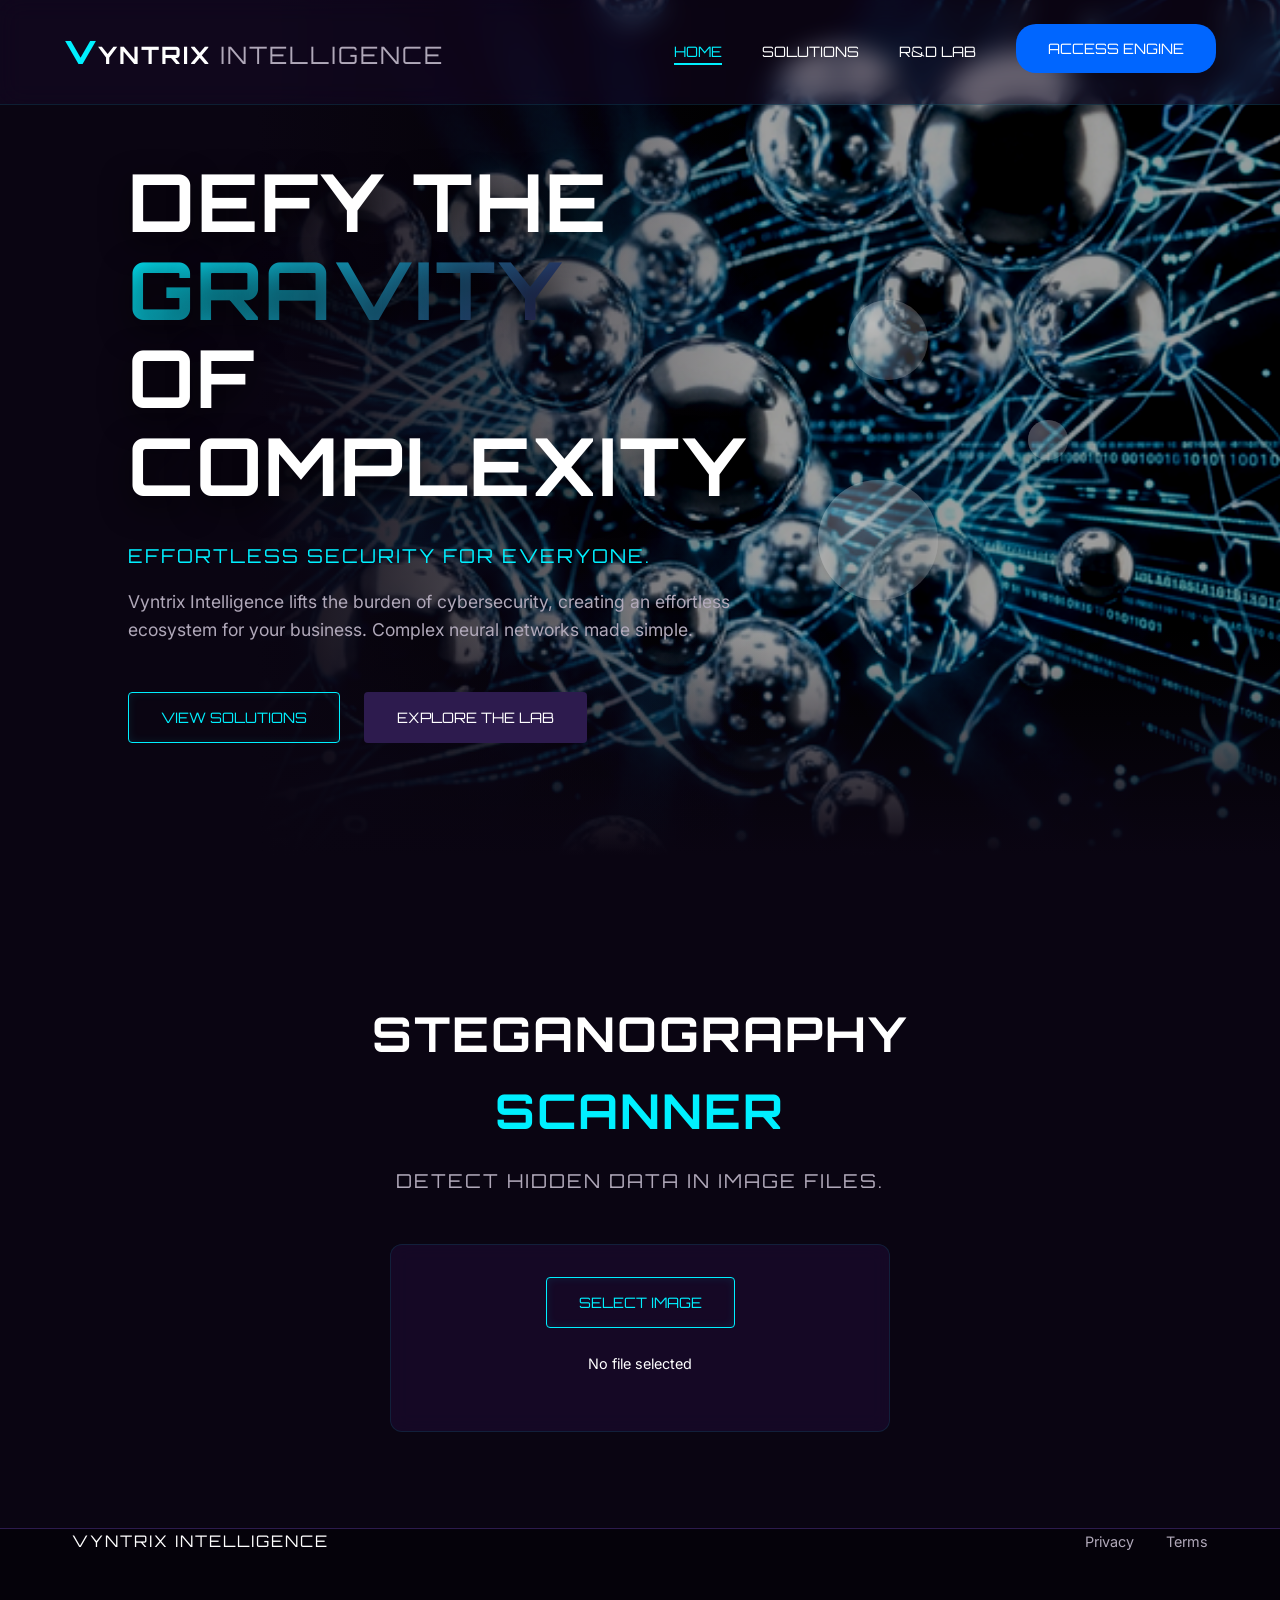
<file: index.html>
<!DOCTYPE html>
<html lang="en">

<head>
    <meta charset="UTF-8">
    <meta name="viewport" content="width=device-width, initial-scale=1.0">
    <title>Vyntrix Intelligence</title>
    <meta name="description"
        content="Vyntrix Intelligence: Defying the physics of cybersecurity with advanced deep learning models.">
    <link rel="preconnect" href="https://fonts.googleapis.com">
    <link rel="preconnect" href="https://fonts.gstatic.com" crossorigin>
    <link
        href="https://fonts.googleapis.com/css2?family=Inter:wght@400;500;700&family=Orbitron:wght@500;700;900&display=swap"
        rel="stylesheet">
    <link rel="stylesheet" href="style.css?v=2">
</head>

<body>
    <main>

        <!-- Navigation -->
        <nav id="navbar" class="glass-nav">
            <div class="logo">
                <a href="index.html">
                    <span class="v-mark">V</span>YNTRIX <span class="accent">INTELLIGENCE</span>
                </a>
            </div>
            <ul class="nav-links">
                <li><a href="index.html" class="active-link">Home</a></li>
                <li><a href="solutions.html">Solutions</a></li>
                <li><a href="lab.html">R&D Lab</a></li>
                <li><a href="contact.html" class="btn-glow">Access Engine</a></li>
            </ul>
        </nav>

        <!-- 1. Hero Section: Abstract Science Style -->
        <section id="home" class="hero-section">
            <div class="parallax-bg" id="hero-bg" style="background-image: url('assets/hero_bg.png');"></div>
            <div class="hero-content">
                <h1 class="reveal-text">DEFY THE <span class="gradient-text">GRAVITY</span> <br>OF COMPLEXITY</h1>
                <p class="subtitle fade-in-up delay-1">Effortless Security For Everyone.</p>
                <p class="description fade-in-up delay-2">Vyntrix Intelligence lifts the burden of cybersecurity,
                    creating
                    an effortless ecosystem for your business. Complex neural networks made simple.</p>
                <div class="cta-group fade-in-up delay-3">
                    <a href="solutions.html" class="btn-primary">View Solutions</a>
                    <a href="lab.html" class="btn-secondary">Explore the Lab</a>
                </div>
            </div>

            <!-- Floating Elements Overlay -->
            <div class="floating-droplets">
                <div class="droplet d1"></div>
                <div class="droplet d2"></div>
                <div class="droplet d3"></div>
            </div>
        </section>

        <!-- Steganography Scanner Section -->
        <section class="page-top page-padding" style="min-height: auto; padding-bottom: 6rem;"
            id="stego-scanner-section">
            <div class="container text-center max-w-600 fade-in-up">
                <h2 class="section-title">STEGANOGRAPHY <span class="cyan-accent">SCANNER</span></h2>
                <p class="subtitle page-subtitle">Detect hidden data in image files.</p>
            </div>

            <div class="container text-center fade-in-up delay-1" style="margin-top: 2rem;">
                <div class="glass-card card-simple" style="max-width: 500px; margin: 0 auto; padding: 2rem;">
                    <input type="file" id="stego-upload" accept="image/*" style="display: none;">
                    <label for="stego-upload" class="btn-primary"
                        style="cursor: pointer; display: inline-block; margin-bottom: 1rem;">
                        Select Image
                    </label>
                    <div id="stego-file-name"
                        style="margin-bottom: 1.5rem; color: var(--text-muted); font-size: 0.9rem;">No file selected
                    </div>

                    <div id="stego-preview-container"
                        style="display: none; position: relative; margin: 1rem auto; max-width: 100%; text-align: center;">
                        <img id="stego-original-img"
                            style="max-width: 100%; border-radius: 8px; border: 1px solid var(--border-color); display: block; margin: 0 auto;" />
                        <img id="stego-overlay-img"
                            style="position: absolute; top: 0; left: 50%; transform: translateX(-50%); max-width: 100%; max-height: 100%; display: none; border-radius: 8px; pointer-events: none;" />
                    </div>

                    <button id="stego-scan-btn" class="btn-glow" style="display: none; margin: 0 auto;">Scan
                        Image</button>

                    <div id="stego-result-container" style="display: none;" class="fade-in-up">
                        <div class="ai-prediction-card">
                            <div class="prediction-header">
                                <span class="prediction-title">AI Vision Analysis</span>
                                <span id="stego-badge" class="prediction-badge"></span>
                            </div>

                            <div class="prediction-metric">
                                <div class="metric-label">
                                    <span>Model Confidence</span>
                                    <span id="stego-confidence-val" class="metric-value">--%</span>
                                </div>
                                <div class="progress-bar-bg">
                                    <div id="stego-confidence-bar" class="progress-bar-fill fill-glow-cyan"></div>
                                </div>
                            </div>

                            <div class="prediction-metric">
                                <div class="metric-label">
                                    <span>Hidden Payload Detection Prob.</span>
                                    <span id="stego-payload-val" class="metric-value">--%</span>
                                </div>
                                <div class="progress-bar-bg">
                                    <div id="stego-payload-bar" class="progress-bar-fill"></div>
                                </div>
                            </div>

                            <p id="stego-summary-text"
                                style="font-size: 0.85rem; color: var(--text-secondary); margin-top: 1rem; margin-bottom: 0;">
                            </p>

                            <div id="stego-payload-container"
                                style="display: none; margin-top: 1rem; padding: 1rem; background: rgba(0,0,0,0.5); border: 1px solid var(--border-color); border-radius: 5px; text-align: left;">
                                <strong
                                    style="color: var(--cyan); font-size: 0.85rem; text-transform: uppercase;">Extracted
                                    Payload / Data:</strong>
                                <p id="stego-extracted-text"
                                    style="margin-top: 0.5rem; font-size: 0.9rem; word-break: break-all; font-family: monospace; color: #fff;">
                                </p>
                            </div>
                        </div>
                    </div>
                </div>
            </div>
        </section>

    </main>

    <!-- Footer -->
    <footer class="footer">
        <div class="container footer-content">
            <div class="brand">
                <span class="v-mark"></span>VYNTRIX INTELLIGENCE
            </div>
            <div class="footer-links">
                <a href="#">Privacy</a>
                <a href="#">Terms</a>
            </div>
        </div>
    </footer>

    <script src="script.js?v=3"></script>
</body>

</html>
</file>
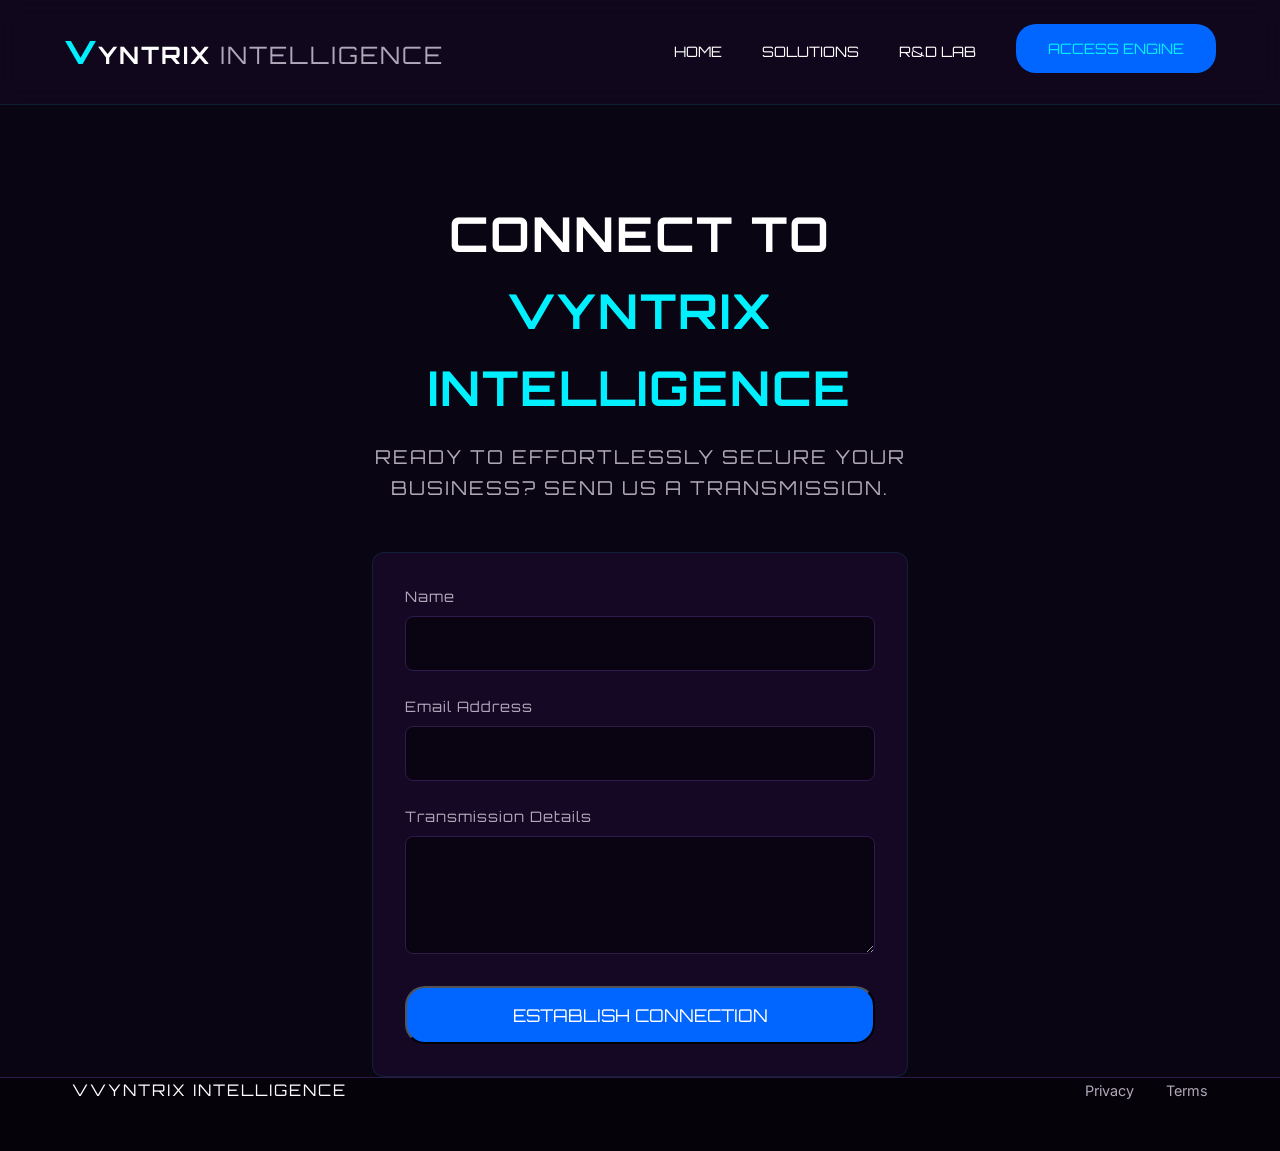
<file: contact.html>
<!DOCTYPE html>
<html lang="en">

<head>
    <meta charset="UTF-8">
    <meta name="viewport" content="width=device-width, initial-scale=1.0">
    <title>Contact | Vyntrix Intelligence</title>
    <meta name="description"
        content="Contact Vyntrix Intelligence to gain access to our advanced Deep Learning engine.">
    <link rel="preconnect" href="https://fonts.googleapis.com">
    <link rel="preconnect" href="https://fonts.gstatic.com" crossorigin>
    <link
        href="https://fonts.googleapis.com/css2?family=Inter:wght@400;500;700&family=Orbitron:wght@500;700;900&display=swap"
        rel="stylesheet">
    <link rel="stylesheet" href="style.css">
</head>

<body class="page-padding">
    <main>

        <!-- Navigation -->
        <nav id="navbar" class="glass-nav scrolled">
            <div class="logo">
                <a href="index.html">
                    <span class="v-mark">V</span>YNTRIX <span class="accent">INTELLIGENCE</span>
                </a>
            </div>
            <ul class="nav-links">
                <li><a href="index.html">Home</a></li>
                <li><a href="solutions.html">Solutions</a></li>
                <li><a href="lab.html">R&D Lab</a></li>
                <li><a href="contact.html" class="active-link btn-glow">Access Engine</a></li>
            </ul>
        </nav>

        <!-- Contact Section -->
        <section id="contact" class="contact-section page-top">
            <div class="container text-center max-w-600 fade-in-up">
                <h2 class="section-title">CONNECT TO <span class="cyan-accent">VYNTRIX INTELLIGENCE</span></h2>
                <p class="subtitle page-subtitle">Ready to effortlessly secure your business? Send us a transmission.
                </p>

                <div class="glass-card card-simple contact-form-container mt-4">
                    <form id="contact-form" class="simple-form">
                        <div class="form-group">
                            <label for="name">Name</label>
                            <input type="text" id="name" class="input-large" required>
                        </div>
                        <div class="form-group">
                            <label for="email">Email Address</label>
                            <input type="email" id="email" class="input-large" required>
                        </div>
                        <div class="form-group">
                            <label for="message">Transmission Details</label>
                            <textarea id="message" rows="4" class="input-large" required></textarea>
                        </div>
                        <button type="submit" class="btn-glow btn-large w-100">Establish Connection</button>
                    </form>
                </div>
            </div>
        </section>

    </main>

    <!-- Footer -->
    <footer class="footer">
        <div class="container footer-content">
            <div class="brand">
                <span class="v-mark">V</span>VYNTRIX INTELLIGENCE
            </div>
            <div class="footer-links">
                <a href="#">Privacy</a>
                <a href="#">Terms</a>
            </div>
        </div>
    </footer>

    <script src="script.js?v=2.0"></script>
</body>

</html>
</file>
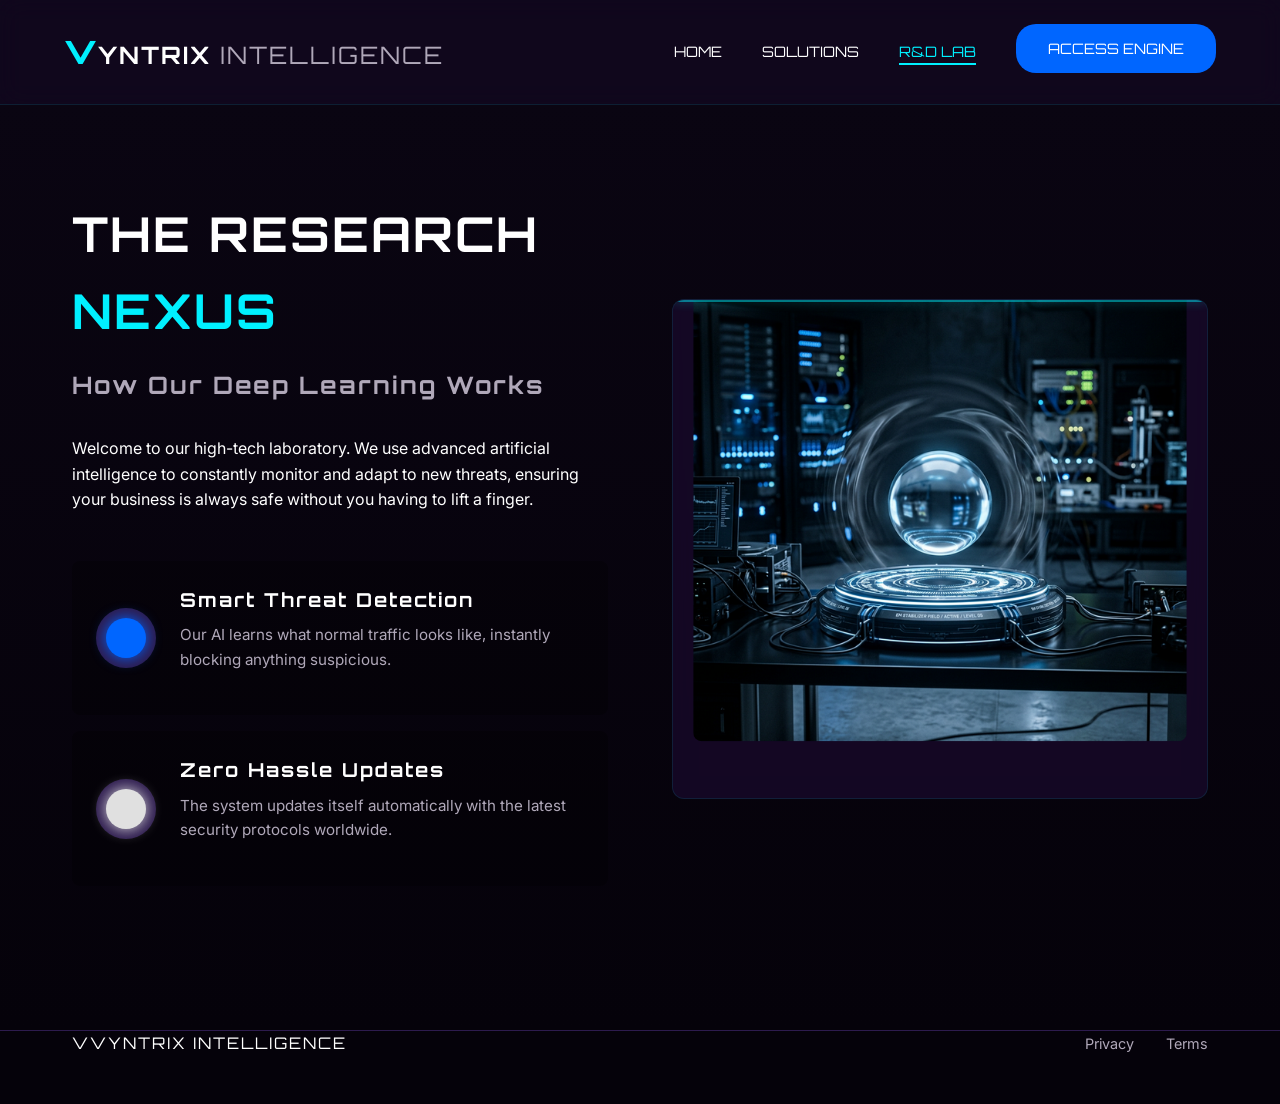
<file: lab.html>
<!DOCTYPE html>
<html lang="en">

<head>
    <meta charset="UTF-8">
    <meta name="viewport" content="width=device-width, initial-scale=1.0">
    <title>R&D Lab | Vyntrix Intelligence</title>
    <meta name="description"
        content="Explore the research and development behind Vyntrix Intelligence's deep learning algorithms.">
    <link rel="preconnect" href="https://fonts.googleapis.com">
    <link rel="preconnect" href="https://fonts.gstatic.com" crossorigin>
    <link
        href="https://fonts.googleapis.com/css2?family=Inter:wght@400;500;700&family=Orbitron:wght@500;700;900&display=swap"
        rel="stylesheet">
    <link rel="stylesheet" href="style.css">
</head>

<body class="page-padding">
    <main>

        <!-- Navigation -->
        <nav id="navbar" class="glass-nav scrolled">
            <div class="logo">
                <a href="index.html">
                    <span class="v-mark">V</span>YNTRIX <span class="accent">INTELLIGENCE</span>
                </a>
            </div>
            <ul class="nav-links">
                <li><a href="index.html">Home</a></li>
                <li><a href="solutions.html">Solutions</a></li>
                <li><a href="lab.html" class="active-link">R&D Lab</a></li>
                <li><a href="contact.html" class="btn-glow">Access Engine</a></li>
            </ul>
        </nav>

        <!-- Lab/R&D Section: Futuristic Lab Style -->
        <section id="lab" class="lab-section page-top">
            <div class="container lab-grid">
                <div class="lab-text fade-in-up">
                    <h2 class="section-title">THE RESEARCH <span class="cyan-accent">NEXUS</span></h2>
                    <h3 class="subsection-title">How Our Deep Learning Works</h3>
                    <p>Welcome to our high-tech laboratory. We use advanced artificial intelligence to constantly
                        monitor
                        and adapt to new threats, ensuring your business is always safe without you having to lift a
                        finger.
                    </p>

                    <ul class="feature-list simple-list">
                        <li>
                            <div class="feature-icon glow-blue"></div>
                            <div class="feature-detail">
                                <h4>Smart Threat Detection</h4>
                                <p>Our AI learns what normal traffic looks like, instantly blocking anything suspicious.
                                </p>
                            </div>
                        </li>
                        <li>
                            <div class="feature-icon glow-silver"></div>
                            <div class="feature-detail">
                                <h4>Zero Hassle Updates</h4>
                                <p>The system updates itself automatically with the latest security protocols worldwide.
                                </p>
                            </div>
                        </li>
                    </ul>
                </div>

                <div class="lab-visual fade-in-up delay-1">
                    <div class="glass-card card-simple image-wrapper">
                        <img src="assets/lab_sphere.png" alt="Futuristic Glass Sphere in Vyntrix Lab"
                            class="levitate-img" id="lab-image">
                        <div class="scanner-line"></div>
                    </div>
                </div>
            </div>
        </section>

    </main>

    <!-- Footer -->
    <footer class="footer">
        <div class="container footer-content">
            <div class="brand">
                <span class="v-mark">V</span>VYNTRIX INTELLIGENCE
            </div>
            <div class="footer-links">
                <a href="#">Privacy</a>
                <a href="#">Terms</a>
            </div>
        </div>
    </footer>

    <script src="script.js"></script>
</body>

</html>
</file>
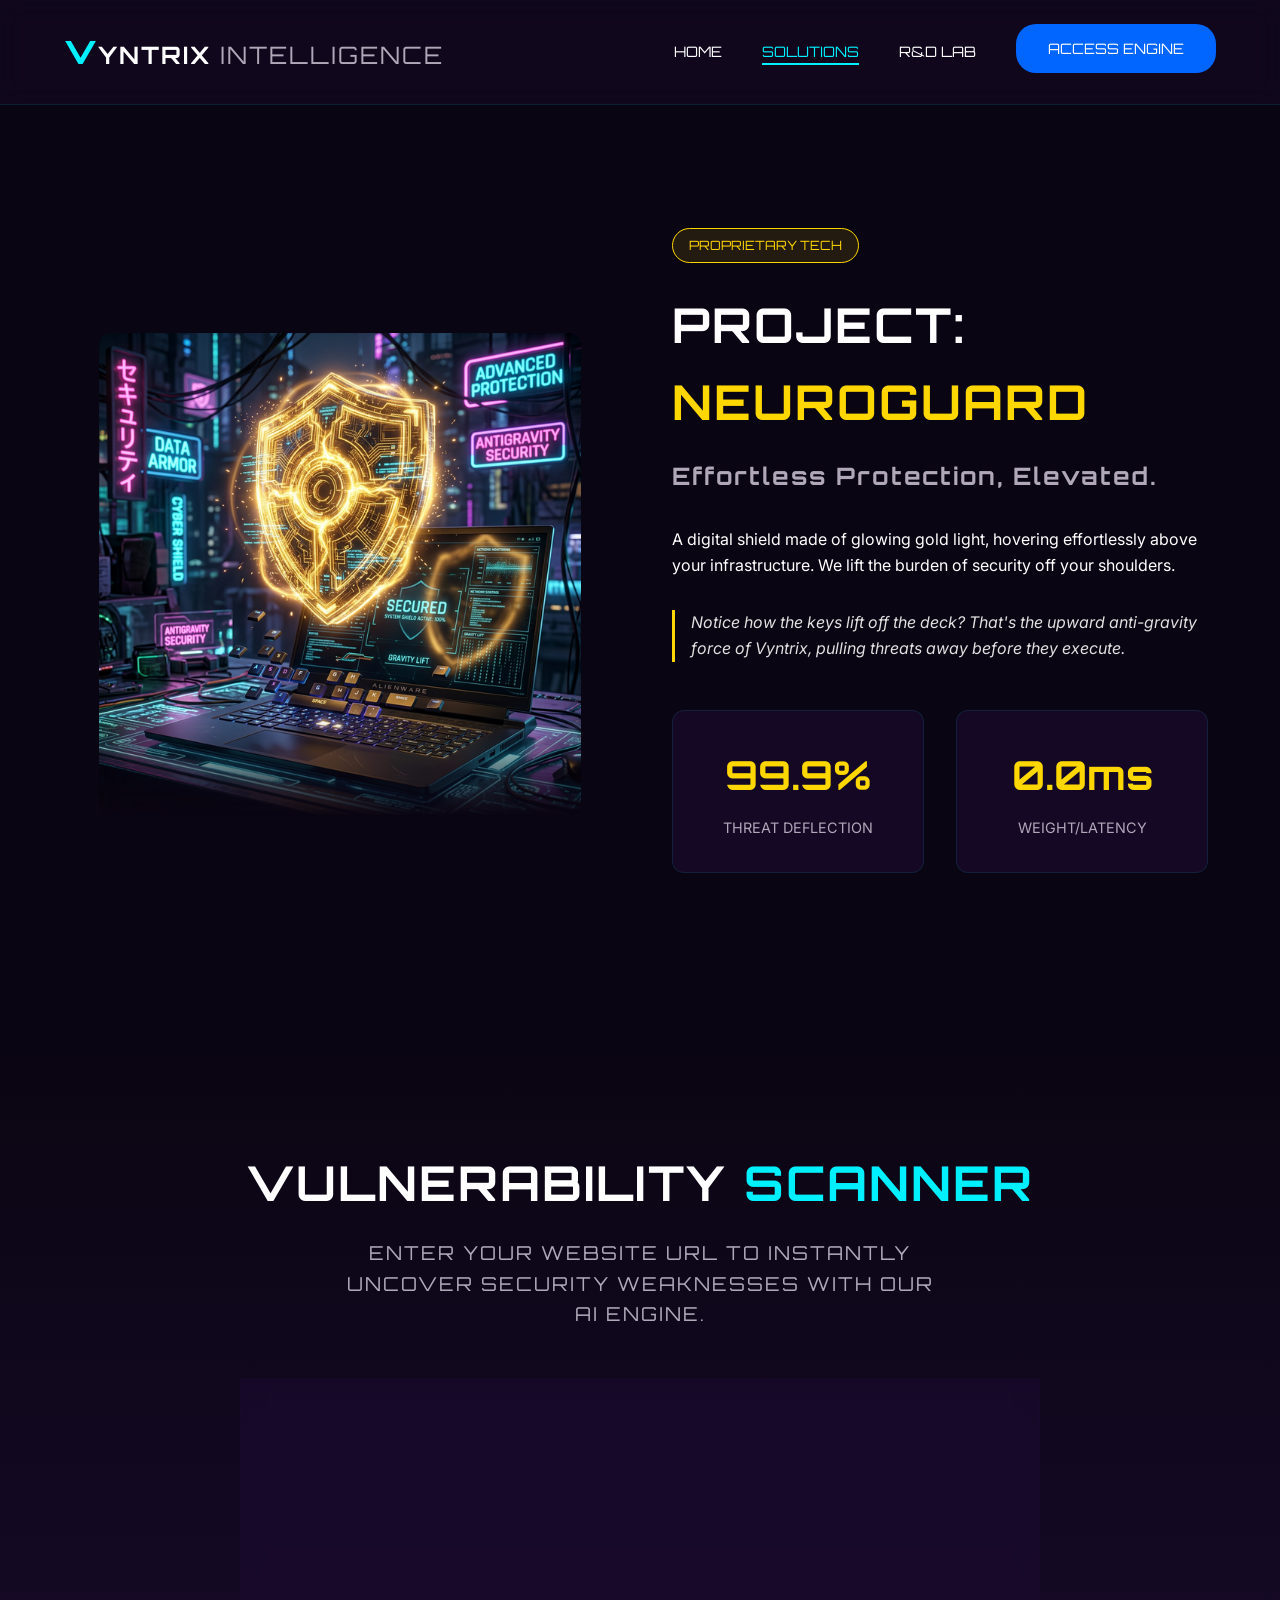
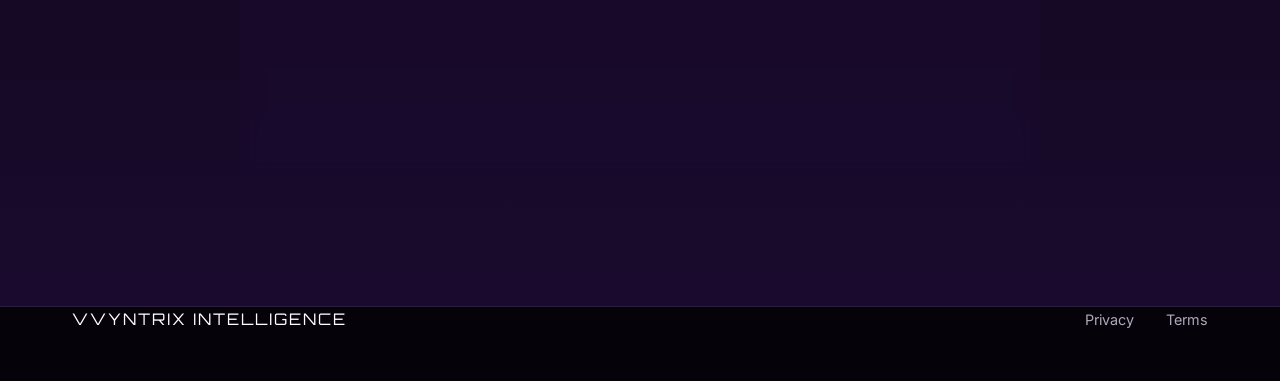
<file: solutions.html>
<!DOCTYPE html>
<html lang="en">

<head>
    <meta charset="UTF-8">
    <meta name="viewport" content="width=device-width, initial-scale=1.0">
    <title>Solutions | Vyntrix Intelligence</title>
    <meta name="description"
        content="Simulate a vulnerability scan and see how Vyntrix NeuroGuard effortlessly deflects threats with cutting edge AI.">
    <link rel="preconnect" href="https://fonts.googleapis.com">
    <link rel="preconnect" href="https://fonts.gstatic.com" crossorigin>
    <link
        href="https://fonts.googleapis.com/css2?family=Inter:wght@400;500;700&family=Orbitron:wght@500;700;900&display=swap"
        rel="stylesheet">
    <link rel="stylesheet" href="style.css">
</head>

<body class="page-padding">
    <main>

        <!-- Navigation -->
        <nav id="navbar" class="glass-nav scrolled">
            <div class="logo">
                <a href="index.html">
                    <span class="v-mark">V</span>YNTRIX <span class="accent">INTELLIGENCE</span>
                </a>
            </div>
            <ul class="nav-links">
                <li><a href="index.html">Home</a></li>
                <li><a href="solutions.html" class="active-link">Solutions</a></li>
                <li><a href="lab.html">R&D Lab</a></li>
                <li><a href="contact.html" class="btn-glow">Access Engine</a></li>
            </ul>
        </nav>

        <!-- Product Section: Cybersecurity Shield Style (NeuroGuard) -->
        <section id="neuroguard" class="product-section">
            <div class="container product-grid">

                <div class="product-visual fade-in-up">
                    <style>
                        .deflection-beam {
                            position: absolute;
                            width: 3px;
                            height: 40px;
                            background: linear-gradient(to bottom, #ff3333, transparent);
                            border-radius: 4px;
                            opacity: 0;
                            z-index: 3;
                            box-shadow: 0 0 10px #ff3333;
                        }

                        .beam-left {
                            left: 30%;
                            top: -20%;
                            animation: beam-strike 3s infinite 0.5s;
                            transform: rotate(-30deg);
                        }

                        .beam-right {
                            right: 30%;
                            top: -10%;
                            animation: beam-strike-right 3s infinite 1.5s;
                            transform: rotate(45deg);
                        }

                        @keyframes beam-strike {
                            0% {
                                opacity: 0;
                                transform: translateY(-80px) rotate(-30deg);
                            }

                            15% {
                                opacity: 1;
                                transform: translateY(60px) rotate(-30deg);
                            }

                            20% {
                                opacity: 0;
                                transform: translateY(70px) translateX(-60px) rotate(-70deg);
                            }

                            /* Bounce off shield */
                            100% {
                                opacity: 0;
                            }
                        }

                        @keyframes beam-strike-right {
                            0% {
                                opacity: 0;
                                transform: translateY(-80px) rotate(45deg);
                            }

                            15% {
                                opacity: 1;
                                transform: translateY(60px) rotate(45deg);
                            }

                            20% {
                                opacity: 0;
                                transform: translateY(70px) translateX(60px) rotate(80deg);
                            }

                            100% {
                                opacity: 0;
                            }
                        }
                    </style>
                    <div class="hologram-pedestal" style="position: relative;">
                        <!-- Animated Red Threat Beams Deflecting off the Shield -->
                        <div class="deflection-beam beam-left"></div>
                        <div class="deflection-beam beam-right"></div>

                        <img src="assets/neuroguard.png" alt="NeuroGuard Glowing Gold Shield"
                            class="hologram-img pulse-glow" id="shield-image" style="position: relative; z-index: 2;">
                        <div class="pedestal-base"></div>
                    </div>
                </div>

                <div class="product-text fade-in-up delay-1">
                    <div class="badge">PROPRIETARY TECH</div>
                    <h2 class="section-title">PROJECT: <span class="gold-accent">NEUROGUARD</span></h2>
                    <h3 class="subsection-title">Effortless Protection, Elevated.</h3>
                    <p>A digital shield made of glowing gold light, hovering effortlessly above your infrastructure. We
                        lift
                        the burden of security off your shoulders.</p>
                    <p class="highlight-text">Notice how the keys lift off the deck? That's the upward anti-gravity
                        force of
                        Vyntrix, pulling threats away before they execute.</p>

                    <div class="stat-container">
                        <div class="stat-box glass-card card-simple hover-lift">
                            <span class="stat-number">99.9%</span>
                            <span class="stat-label">Threat Deflection</span>
                        </div>
                        <div class="stat-box glass-card card-simple hover-lift delay-1">
                            <span class="stat-number">0.0ms</span>
                            <span class="stat-label">Weight/Latency</span>
                        </div>
                    </div>
                </div>

            </div>
        </section>

        <!-- Scanner Section: AI Vulnerability Analysis -->
        <section id="scanner" class="scanner-section">
            <div class="container">
                <div class="scanner-header text-center fade-in-up">
                    <h2 class="section-title">VULNERABILITY <span class="cyan-accent">SCANNER</span></h2>
                    <p class="subtitle page-subtitle">Enter your website URL to instantly uncover security weaknesses
                        with
                        our AI engine.</p>
                </div>

                <div class="scanner-container glass-card card-simple fade-in-up delay-1">

                    <!-- State 1: Input -->
                    <div id="scanner-input-state" class="scanner-state active">
                        <form id="scan-form" class="scan-form">
                            <div class="input-group input-simple">
                                <input type="text" id="target-url" placeholder="Enter website URL to scan..." required
                                    autocomplete="off" class="input-large">
                            </div>
                            <button type="submit" class="btn-glow btn-pulse scan-btn btn-large"
                                aria-label="Start URL Scan">
                                <span class="btn-text">Analyze URL</span>
                                <div class="btn-loader"></div>
                            </button>
                        </form>
                        <p class="form-hint">A safe, deep-learning analysis of public URLs.</p>
                    </div>

                    <!-- State 2: Scanning Animation -->
                    <div id="scanner-loading-state" class="scanner-state hidden">
                        <div class="loading-simple text-center">
                            <div class="spinner-large"></div>
                            <h3 class="mt-4 cyan-accent">AI is analyzing your website...</h3>
                            <p id="loading-status-text">Checking surface topology</p>
                        </div>
                    </div>

                    <!-- State 3: Results -->
                    <div id="scanner-results-state" class="scanner-state hidden">
                        <div class="results-header simple-header">
                            <h3>Results for: <span id="result-url" class="cyan-accent"></span></h3>
                            <div id="top-risk-level" class="threat-level high">Risk Level: HIGH</div>
                        </div>

                        <div class="score-widget fade-in-up">
                            <div class="score-circle score-critical">
                                <span id="security-score">21</span><span style="font-size: 1.5rem">%</span>
                            </div>
                            <p class="mt-4" style="color: var(--text-secondary);">Personal Data Security</p>
                            <p class="score-context"
                                style="font-size: 0.85rem; color: var(--text-muted); margin-top: 0.5rem; max-width: 80%; margin-inline: auto;">
                                A score below 50 indicates severe, exploitable structural vulnerabilities that require
                                <strong>immediate patching</strong> to protect user data.
                            </p>

                            <!-- NEW AI PREDICTION UI -->
                            <div class="ai-prediction-card" style="margin-top: 2rem;">
                                <div class="prediction-header">
                                    <span class="prediction-title">AI Engine Classification</span>
                                    <span id="scan-badge" class="prediction-badge badge-infected">HIGH RISK</span>
                                </div>

                                <div class="prediction-metric">
                                    <div class="metric-label">
                                        <span>Model Confidence</span>
                                        <span id="scan-confidence-val" class="metric-value">98.5%</span>
                                    </div>
                                    <div class="progress-bar-bg">
                                        <div id="scan-confidence-bar" class="progress-bar-fill fill-glow-cyan"
                                            style="width: 98.5%"></div>
                                    </div>
                                </div>

                                <div class="prediction-metric">
                                    <div class="metric-label">
                                        <span>Primary Threat Probability</span>
                                        <span id="scan-threat-val" class="metric-value high">87%</span>
                                    </div>
                                    <div class="progress-bar-bg">
                                        <div id="scan-threat-bar" class="progress-bar-fill fill-glow-red"
                                            style="width: 87%"></div>
                                    </div>
                                </div>

                                <div class="ai-data-insight"
                                    style="margin-top: 1rem; padding-top: 1rem; border-top: 1px solid rgba(255,255,255,0.05);">
                                    <p style="font-size: 0.9rem; color: var(--text-secondary); margin-bottom: 0;">
                                        <strong class="cyan-accent">Insight:</strong> <span id="scan-insight-text">Model
                                            detected structural similarities to known phishing topologies and
                                            unencrypted data transmission pathways.</span>
                                    </p>
                                </div>
                            </div>
                            <!-- END AI PREDICTION UI -->
                        </div>

                        <div class="results-grid simple-grid mt-4">
                            <!-- Vulnerability List -->
                            <div class="vuln-list" id="vuln-list-container">
                                <h4>Found Issues</h4>

                                <div class="vuln-card critical">
                                    <div class="vuln-badge">CRITICAL</div>
                                    <h5>Database Vulnerability (SQLi)</h5>
                                    <p>Hackers could access your customer data via forms.</p>
                                </div>

                                <div class="vuln-card high">
                                    <div class="vuln-badge">HIGH</div>
                                    <h5>Scripting Weakness (XSS)</h5>
                                    <p>Attackers could manipulate what users see on your site.</p>
                                </div>
                            </div>

                            <!-- AI Recommendations -->
                            <div class="ai-remediation glass-card">
                                <div class="ai-header">
                                    <div class="ai-icon glow-blue"></div>
                                    <h4>How to Secure Your Site</h4>
                                </div>
                                <ul class="remediation-steps simple-steps" id="remediation-list">
                                    <li>
                                        <strong>1. Protect Your Database</strong>
                                        <p>Ask your developer to use "Prepared Statements" for all forms to stop data
                                            leaks.
                                        </p>
                                    </li>
                                    <li>
                                        <strong>2. Clean User Inputs</strong>
                                        <p>Ensure any text typed into your site is cleaned before being displayed to
                                            others.
                                        </p>
                                    </li>
                                    <li>
                                        <strong>3. Quick Fix: NeuroGuard</strong>
                                        <p>Deploy NeuroGuard to instantly block these attacks without touching code.</p>
                                    </li>
                                </ul>
                                <div style="display: flex; gap: 1rem; margin-top: 2rem;">
                                    <button class="btn-glow w-100 btn-large"
                                        onclick="window.location.href='contact.html'"
                                        style="background: rgba(255, 215, 0, 0.05); border-color: var(--gold); color: white;">Secure
                                        My Site Now</button>
                                    <button class="btn-primary w-100 btn-large" id="reset-scan-btn">Scan Another
                                        Site</button>
                                </div>
                            </div>
                        </div>
                    </div>

                </div>
            </div>
        </section>

    </main>

    <!-- Footer -->
    <footer class="footer">
        <div class="container footer-content">
            <div class="brand">
                <span class="v-mark">V</span>VYNTRIX INTELLIGENCE
            </div>
            <div class="footer-links">
                <a href="#">Privacy</a>
                <a href="#">Terms</a>
            </div>
        </div>
    </footer>

    <script src="script.js?v=5"></script>
</body>

</html>
</file>
<file: style.css>
/* style.css - Vyntrix Intelligence Design System */

:root {
    /* Color Palette - Anti-Gravity Theme */
    --bg-dark: #0a0512;
    --bg-darker: #05020a;
    --purple-deep: #1A0B2E;
    --purple-light: #2D1B4E;
    --cyan-neon: #00F0FF;
    --blue-electric: #0066FF;
    --gold-shield: #FFD700;
    --silver-chrome: #E0E0E0;
    --text-primary: #FFFFFF;
    --text-secondary: #B0A8B9;

    /* Typography */
    --font-heading: 'Orbitron', sans-serif;
    --font-body: 'Inter', sans-serif;

    /* Effects */
    --glass-bg: rgba(26, 11, 46, 0.4);
    --glass-border: rgba(0, 240, 255, 0.1);
    --neon-glow: 0 0 15px rgba(0, 240, 255, 0.5), 0 0 30px rgba(0, 240, 255, 0.2);
    --gold-glow: 0 0 20px rgba(255, 215, 0, 0.4);
    --transition-smooth: all 0.4s cubic-bezier(0.25, 0.8, 0.25, 1);
}

/* Reset & Base */
* {
    margin: 0;
    padding: 0;
    box-sizing: border-box;
}

html {
    scroll-behavior: smooth;
}

body {
    background-color: var(--bg-dark);
    color: var(--text-primary);
    font-family: var(--font-body);
    line-height: 1.6;
    overflow-x: hidden;
    margin: 0;
    padding: 0;
    display: flex;
    flex-direction: column;
    min-height: 100vh;
}

h1,
h2,
h3,
h4,
.brand,
.logo {
    font-family: var(--font-heading);
    letter-spacing: 2px;
}

a {
    text-decoration: none;
    color: inherit;
    transition: var(--transition-smooth);
}

.container {
    max-width: 1200px;
    margin: 0 auto;
    padding: 0 2rem;
}

/* Utilities */
.gradient-text {
    background: linear-gradient(135deg, var(--cyan-neon), var(--purple-light));
    background-clip: text;
    -webkit-background-clip: text;
    -webkit-text-fill-color: transparent;
}

.cyan-accent {
    color: var(--cyan-neon);
}

.gold-accent {
    color: var(--gold-shield);
}

.mt-4 {
    margin-top: 2rem;
}

/* Navigation */
.glass-nav {
    position: fixed;
    top: 0;
    width: 100%;
    display: flex;
    justify-content: space-between;
    align-items: center;
    padding: 1.5rem 4rem;
    background: var(--glass-bg);
    backdrop-filter: blur(12px);
    -webkit-backdrop-filter: blur(12px);
    border-bottom: 1px solid var(--glass-border);
    z-index: 1000;
    transition: var(--transition-smooth);
}

.glass-nav.scrolled {
    padding: 1rem 4rem;
    background: rgba(10, 5, 18, 0.85);
    box-shadow: 0 5px 20px rgba(0, 0, 0, 0.5);
}

.logo {
    font-size: 1.5rem;
    font-weight: 700;
}

.logo .v-mark {
    color: var(--cyan-neon);
    font-size: 2rem;
    font-weight: 900;
}

.logo .accent {
    font-weight: 300;
    color: var(--text-secondary);
}

.nav-links {
    display: flex;
    list-style: none;
    gap: 2.5rem;
    align-items: center;
}

.nav-links li a {
    font-family: var(--font-heading);
    font-size: 0.9rem;
    text-transform: uppercase;
    position: relative;
}

.nav-links li a:not(.btn-glow)::after {
    content: '';
    position: absolute;
    bottom: -5px;
    left: 0;
    width: 0;
    height: 2px;
    background: var(--cyan-neon);
    transition: var(--transition-smooth);
}

.nav-links li a:hover:not(.btn-glow)::after {
    width: 100%;
}

/* Buttons */
.btn-primary,
.btn-secondary,
.btn-glow,
.btn-gold {
    display: inline-block;
    padding: 0.8rem 2rem;
    font-family: var(--font-heading);
    font-size: 0.9rem;
    text-transform: uppercase;
    border-radius: 4px;
    cursor: pointer;
    transition: var(--transition-smooth);
    position: relative;
    overflow: hidden;
}

.btn-primary {
    background: transparent;
    border: 1px solid var(--cyan-neon);
    color: var(--cyan-neon);
    box-shadow: inset 0 0 10px rgba(0, 240, 255, 0.1);
}

.btn-primary:hover {
    background: rgba(0, 240, 255, 0.1);
    box-shadow: var(--neon-glow);
    text-shadow: 0 0 5px var(--cyan-neon);
}

.btn-secondary {
    background: var(--purple-light);
    border: 1px solid transparent;
    color: var(--text-primary);
}

.btn-secondary:hover {
    background: var(--purple-deep);
    border-color: var(--silver-chrome);
}

.btn-glow {
    background: var(--blue-electric);
    color: white;
    border-radius: 20px;
}

.btn-glow:hover {
    box-shadow: 0 0 20px rgba(0, 102, 255, 0.6);
    transform: translateY(-2px);
}

.btn-gold {
    background: transparent;
    border: 1px solid var(--gold-shield);
    color: var(--gold-shield);
}

.btn-gold:hover {
    background: rgba(255, 215, 0, 0.1);
    box-shadow: var(--gold-glow);
}

/* 1. Hero Section */
.hero-section {
    position: relative;
    min-height: 100vh;
    display: flex;
    align-items: center;
    padding: 0 8rem;
    overflow: hidden;
}

.parallax-bg {
    position: absolute;
    top: -10%;
    left: 0;
    width: 110%;
    height: 120%;
    background-size: cover;
    background-position: center;
    background-repeat: no-repeat;
    z-index: -2;
    filter: brightness(0.6) contrast(1.2);
}

/* Dark overlay gradient to blend image with sections */
.hero-section::after {
    content: '';
    position: absolute;
    inset: 0;
    background: linear-gradient(to right, var(--bg-dark) 20%, transparent 60%),
        linear-gradient(to top, var(--bg-dark) 5%, transparent 30%);
    z-index: -1;
}

.hero-content {
    max-width: 650px;
    z-index: 1;
}

.reveal-text {
    font-size: 5rem;
    line-height: 1.1;
    margin-bottom: 2rem;
    text-shadow: 0 10px 30px rgba(0, 0, 0, 0.8);
}

.subtitle {
    font-family: var(--font-heading);
    color: var(--cyan-neon);
    font-size: 1.2rem;
    margin-bottom: 1rem;
    text-transform: uppercase;
    letter-spacing: 2px;
}

.description {
    font-size: 1.1rem;
    color: var(--text-secondary);
    margin-bottom: 3rem;
}

.cta-group {
    display: flex;
    gap: 1.5rem;
}

/* Floating Droplets Animation */
.floating-droplets {
    position: absolute;
    right: 15%;
    top: 30%;
    width: 300px;
    height: 300px;
    pointer-events: none;
    z-index: -1;
}

.droplet {
    position: absolute;
    background: radial-gradient(circle at 30% 30%, #fff, #a0a0a0, #333);
    border-radius: 50%;
    box-shadow: 0 10px 30px rgba(0, 0, 0, 0.5), inset 0 0 20px rgba(255, 255, 255, 0.8);
    opacity: 0.3;
}

.d1 {
    width: 80px;
    height: 80px;
    top: 10%;
    left: 20%;
    animation: float 6s ease-in-out infinite;
}

.d2 {
    width: 40px;
    height: 40px;
    top: 50%;
    left: 80%;
    animation: float 8s ease-in-out infinite reverse;
}

.d3 {
    width: 120px;
    height: 120px;
    top: 70%;
    left: 10%;
    animation: float 10s ease-in-out infinite;
}

@keyframes float {
    0% {
        transform: translateY(0) scale(1);
    }

    50% {
        transform: translateY(-30px) scale(1.05);
    }

    100% {
        transform: translateY(0) scale(1);
    }
}

.scroll-indicator {
    position: absolute;
    bottom: 2rem;
    left: 50%;
    transform: translateX(-50%);
    display: flex;
    flex-direction: column;
    align-items: center;
    gap: 0.5rem;
    opacity: 0.6;
    animation: bounce 2s infinite;
}

.scroll-indicator span {
    font-family: var(--font-heading);
    font-size: 0.7rem;
    text-transform: uppercase;
    letter-spacing: 2px;
}

.mouse-icon {
    width: 24px;
    height: 36px;
    border: 2px solid var(--text-primary);
    border-radius: 12px;
    position: relative;
}

.mouse-icon::before {
    content: '';
    position: absolute;
    top: 6px;
    left: 50%;
    transform: translateX(-50%);
    width: 4px;
    height: 6px;
    background: var(--cyan-neon);
    border-radius: 2px;
    animation: scrollWheel 2s infinite;
}

@keyframes bounce {

    0%,
    100% {
        transform: translate(-50%, 0);
    }

    50% {
        transform: translate(-50%, 10px);
    }
}

@keyframes scrollWheel {
    0% {
        transform: translate(-50%, 0);
        opacity: 1;
    }

    100% {
        transform: translate(-50%, 15px);
        opacity: 0;
    }
}

/* 2. Lab/R&D Section */
.lab-section {
    padding: 8rem 0;
    background: linear-gradient(180deg, var(--bg-dark), var(--bg-darker));
    position: relative;
}

.lab-grid {
    display: grid;
    grid-template-columns: 1fr 1fr;
    gap: 4rem;
    align-items: center;
}

.section-title {
    font-size: 3rem;
    margin-bottom: 1rem;
}

.subsection-title {
    font-size: 1.5rem;
    color: var(--text-secondary);
    margin-bottom: 2rem;
}

.feature-list {
    list-style: none;
    margin-top: 3rem;
}

.feature-list li {
    display: flex;
    gap: 1.5rem;
    margin-bottom: 2rem;
}

.feature-icon {
    width: 50px;
    height: 50px;
    border-radius: 50%;
    background: var(--purple-light);
    flex-shrink: 0;
    position: relative;
}

.feature-icon.glow-blue::after {
    content: '';
    position: absolute;
    inset: 10px;
    border-radius: 50%;
    background: var(--blue-electric);
    box-shadow: 0 0 15px var(--blue-electric);
}

.feature-icon.glow-silver::after {
    content: '';
    position: absolute;
    inset: 10px;
    border-radius: 50%;
    background: var(--silver-chrome);
    box-shadow: 0 0 15px var(--silver-chrome);
}

.feature-detail h4 {
    font-size: 1.2rem;
    margin-bottom: 0.5rem;
}

.feature-detail p {
    color: var(--text-secondary);
    font-size: 0.95rem;
}

.glass-card {
    background: var(--glass-bg);
    border: 1px solid var(--glass-border);
    border-radius: 12px;
    padding: 1rem;
    backdrop-filter: blur(10px);
    position: relative;
    overflow: hidden;
}

.image-wrapper {
    width: 100%;
    height: 500px;
    display: flex;
    justify-content: center;
    align-items: center;
    background-color: #000;
}

.image-wrapper img {
    width: 100%;
    height: 100%;
    object-fit: cover;
    border-radius: 8px;
    transition: transform 0.5s ease;
}

.levitate-img {
    animation: float 5s ease-in-out infinite;
}

.scanner-line {
    position: absolute;
    top: 0;
    left: 0;
    width: 100%;
    height: 2px;
    background: var(--cyan-neon);
    box-shadow: 0 0 10px var(--cyan-neon);
    animation: scan 4s linear infinite;
    opacity: 0.5;
}

@keyframes scan {
    0% {
        top: 0;
    }

    50% {
        top: 100%;
    }

    100% {
        top: 0;
    }
}

/* 3. Product Section */
.product-section {
    padding: 8rem 0;
    background: var(--bg-dark);
    position: relative;
}

.product-grid {
    display: grid;
    grid-template-columns: 1fr 1fr;
    gap: 4rem;
    align-items: center;
}

.badge {
    display: inline-block;
    padding: 0.4rem 1rem;
    background: rgba(255, 215, 0, 0.1);
    border: 1px solid var(--gold-shield);
    color: var(--gold-shield);
    font-family: var(--font-heading);
    font-size: 0.8rem;
    border-radius: 20px;
    margin-bottom: 1.5rem;
}

.highlight-text {
    font-style: italic;
    border-left: 3px solid var(--gold-shield);
    padding-left: 1rem;
    margin: 2rem 0;
    color: var(--silver-chrome);
}

.stat-container {
    display: flex;
    gap: 2rem;
    margin: 3rem 0;
}

.stat-box {
    padding: 2rem;
    flex: 1;
    text-align: center;
}

.stat-number {
    display: block;
    font-family: var(--font-heading);
    font-size: 2.5rem;
    font-weight: 700;
    color: var(--gold-shield);
    margin-bottom: 0.5rem;
}

.stat-label {
    font-size: 0.9rem;
    text-transform: uppercase;
    color: var(--text-secondary);
}

.hover-lift {
    transition: transform 0.3s ease, box-shadow 0.3s ease;
}

.hover-lift:hover {
    transform: translateY(-10px);
    box-shadow: 0 10px 30px rgba(0, 0, 0, 0.8), 0 0 15px rgba(255, 215, 0, 0.2);
}

.hologram-pedestal {
    width: 100%;
    height: 500px;
    position: relative;
    display: flex;
    justify-content: center;
    align-items: center;
}

.hologram-img {
    width: 90%;
    height: auto;
    border-radius: 12px;
    z-index: 2;
    mask-image: linear-gradient(to bottom, rgba(0, 0, 0, 1) 80%, rgba(0, 0, 0, 0) 100%);
    -webkit-mask-image: linear-gradient(to bottom, rgba(0, 0, 0, 1) 80%, rgba(0, 0, 0, 0) 100%);
}

.pulse-glow {
    animation: pulseGlow 4s ease-in-out infinite;
}

.pedestal-base {
    position: absolute;
    bottom: 20%;
    width: 60%;
    height: 40px;
    background: radial-gradient(ellipse at center, rgba(255, 215, 0, 0.4) 0%, transparent 70%);
    border-radius: 50%;
    filter: blur(10px);
    z-index: 1;
}

@keyframes pulseGlow {

    0%,
    100% {
        filter: drop-shadow(0 0 10px rgba(255, 215, 0, 0.3));
        transform: translateY(0);
    }

    50% {
        filter: drop-shadow(0 0 25px rgba(255, 215, 0, 0.6));
        transform: translateY(-15px);
    }
}

/* 4. Scanner Section */
.scanner-section {
    padding: 6rem 0 8rem;
    background: linear-gradient(180deg, var(--bg-dark), var(--purple-deep));
    position: relative;
}

.scanner-header {
    margin-bottom: 3rem;
}

.text-center {
    text-align: center;
}

.scanner-container {
    max-width: 800px;
    margin: 0 auto;
    padding: 3rem;
    min-height: 400px;
    transition: var(--transition-smooth);
}

.scanner-state {
    display: none;
    opacity: 0;
    transition: opacity 0.5s ease;
}

.scanner-state.active {
    display: block;
    opacity: 1;
}

/* State 1: Input Form */
.scan-form {
    display: flex;
    gap: 1rem;
    margin-bottom: 1.5rem;
}

.input-group {
    flex: 1;
    display: flex;
    align-items: center;
    background: rgba(0, 0, 0, 0.3);
    border: 1px solid var(--glass-border);
    border-radius: 8px;
    padding: 0.5rem 1rem;
    transition: var(--transition-smooth);
}

.input-group:focus-within {
    border-color: var(--cyan-neon);
    box-shadow: 0 0 10px rgba(0, 240, 255, 0.2);
}

.protocol-prefix {
    color: var(--text-secondary);
    margin-right: 0.5rem;
    font-family: var(--font-body);
}

#target-url {
    background: transparent;
    border: none;
    color: var(--text-primary);
    font-size: 1.1rem;
    width: 100%;
    outline: none;
    font-family: var(--font-body);
}

.scan-btn {
    display: flex;
    align-items: center;
    justify-content: center;
    min-width: 160px;
    border: none;
}

.btn-loader {
    display: none;
    width: 20px;
    height: 20px;
    border: 2px solid rgba(255, 255, 255, 0.3);
    border-top-color: #fff;
    border-radius: 50%;
    animation: spin 1s infinite linear;
}

.scan-btn.loading .btn-text {
    display: none;
}

.scan-btn.loading .btn-loader {
    display: block;
}

.form-hint {
    text-align: center;
    color: var(--text-secondary);
    font-size: 0.9rem;
}

/* State 2: Terminal Loading */
.terminal-window {
    background: #000;
    border-radius: 8px;
    border: 1px solid var(--glass-border);
    overflow: hidden;
    font-family: 'Courier New', Courier, monospace;
}

.terminal-header {
    background: #1a1a1a;
    padding: 0.5rem 1rem;
    display: flex;
    align-items: center;
    gap: 0.5rem;
    border-bottom: 1px solid #333;
}

.dot {
    width: 12px;
    height: 12px;
    border-radius: 50%;
}

.dot.red {
    background: #ff5f56;
}

.dot.yellow {
    background: #ffbd2e;
}

.dot.green {
    background: #27c93f;
}

.terminal-title {
    margin-left: auto;
    margin-right: auto;
    color: #888;
    font-size: 0.8rem;
}

.terminal-body {
    padding: 1.5rem;
    min-height: 250px;
    color: #0f0;
    /* Hacker Green */
    font-size: 0.9rem;
    line-height: 1.5;
}

.term-line {
    margin-bottom: 0.3rem;
}

.term-line.cyan {
    color: var(--cyan-neon);
}

.term-line.warning {
    color: #ffbd2e;
}

.term-line.danger {
    color: #ff5f56;
}

/* State 3: Results */
.results-header {
    display: flex;
    justify-content: space-between;
    align-items: center;
    margin-bottom: 2rem;
    padding-bottom: 1rem;
    border-bottom: 1px solid var(--glass-border);
}


/* 5. Multi-Page Refactor & UI Simplification additions */

/* Typography updates for readability */
body {
    font-size: 16px;
    /* Base size */
}

p {
    margin-bottom: 1.2rem;
}

.page-padding {
    padding-top: 100px;
    /* Space for fixed nav */
}

.page-top {
    padding-top: 6rem;
    min-height: 80vh;
}

.page-subtitle {
    font-size: 1.2rem;
    color: var(--text-secondary);
    max-width: 600px;
    margin: 0 auto 3rem;
}

.max-w-600 {
    margin: 0 auto;
    max-width: 600px;
}

/* Simplified Cards and Containers */
.card-simple {
    background: rgba(26, 11, 46, 0.7);
    /* Less transparent for readability */
    border: 1px solid var(--glass-border);
    padding: 2rem;
    border-radius: 12px;
}

.simple-list li {
    background: rgba(0, 0, 0, 0.3);
    padding: 1.5rem;
    border-radius: 8px;
    margin-bottom: 1rem;
    align-items: center;
}

.simple-list .feature-icon {
    width: 60px;
    height: 60px;
}

/* Simplified Form Elements */
.input-large {
    font-size: 1.1rem;
    padding: 1rem;
    width: 100%;
    background: rgba(0, 0, 0, 0.5);
    border: 1px solid var(--purple-light);
    color: var(--text-primary);
    border-radius: 8px;
    transition: var(--transition-smooth);
    font-family: var(--font-body);
}

.input-large:focus {
    border-color: var(--cyan-neon);
    outline: none;
    box-shadow: 0 0 10px rgba(0, 240, 255, 0.2);
}

.btn-large {
    font-size: 1.1rem;
    padding: 1rem 2rem;
}

.form-group {
    margin-bottom: 1.5rem;
    text-align: left;
}

.form-group label {
    display: block;
    margin-bottom: 0.5rem;
    color: var(--text-secondary);
    font-family: var(--font-heading);
    letter-spacing: 1px;
    font-size: 0.9rem;
}

.simple-form {
    width: 100%;
}

/* Simplified Scanner UI */
.input-simple {
    padding: 0;
    border: none;
    background: transparent;
}

.loading-simple {
    padding: 3rem 0;
}

.spinner-large {
    width: 60px;
    height: 60px;
    border: 4px solid rgba(0, 240, 255, 0.1);
    border-top-color: var(--cyan-neon);
    border-radius: 50%;
    animation: spin 1s infinite linear;
    margin: 0 auto;
}

.simple-header {
    background: rgba(0, 0, 0, 0.3);
    padding: 1.5rem;
    border-radius: 8px;
}

.simple-grid {
    grid-template-columns: 1fr;
    /* Stack on smaller screens natively */
}

@media (min-width: 992px) {
    .simple-grid {
        grid-template-columns: 1fr 1fr;
    }
}

.simple-steps li {
    background: rgba(0, 0, 0, 0.2);
    padding: 1rem;
    border-radius: 6px;
    border-left: 2px solid var(--cyan-neon);
}

/* Active Navigation State */
.active-link {
    color: var(--cyan-neon);
}

.active-link::after {
    width: 100% !important;
}

.logo a {
    text-decoration: none;
    color: inherit;
}

.threat-level {
    padding: 0.5rem 1rem;
    border-radius: 4px;
    font-weight: 700;
    letter-spacing: 1px;
}

.threat-level.high {
    background: rgba(255, 95, 86, 0.1);
    color: #ff5f56;
    border: 1px solid #ff5f56;
}

.results-grid {
    display: grid;
    grid-template-columns: 1fr 1fr;
    gap: 2rem;
}

.vuln-list h4,
.ai-header h4 {
    margin-bottom: 1.5rem;
    color: var(--silver-chrome);
    font-family: var(--font-heading);
}

.vuln-card {
    background: rgba(0, 0, 0, 0.5);
    border-left: 4px solid;
    padding: 1rem;
    border-radius: 4px;
    margin-bottom: 1rem;
}

.vuln-card.critical {
    border-left-color: #ff1a1a;
}

.vuln-card.high {
    border-left-color: #ff5f56;
}

.vuln-card.medium {
    border-left-color: #ffbd2e;
}

.vuln-badge {
    font-size: 0.7rem;
    font-weight: 700;
    padding: 0.2rem 0.5rem;
    border-radius: 10px;
    display: inline-block;
    margin-bottom: 0.5rem;
}

.vuln-card.critical .vuln-badge {
    background: #ff1a1a;
    color: white;
}

.vuln-card.high .vuln-badge {
    background: #ff5f56;
    color: white;
}

.vuln-card.medium .vuln-badge {
    background: #ffbd2e;
    color: #000;
}

.vuln-card h5 {
    margin-bottom: 0.5rem;
    font-size: 1.1rem;
}

.vuln-card p {
    font-size: 0.85rem;
    color: var(--text-secondary);
}

.ai-remediation {
    padding: 1.5rem;
    background: rgba(0, 102, 255, 0.05);
    /* Slight blue tint */
    border: 1px solid rgba(0, 102, 255, 0.2);
}

.ai-header {
    display: flex;
    align-items: center;
    gap: 1rem;
    margin-bottom: 1.5rem;
}

.ai-icon {
    width: 30px;
    height: 30px;
    border-radius: 50%;
    background: var(--blue-electric);
    position: relative;
    flex-shrink: 0;
}

.remediation-steps {
    list-style: none;
    display: flex;
    flex-direction: column;
    gap: 1.5rem;
}

.remediation-steps li strong {
    display: block;
    color: var(--cyan-neon);
    margin-bottom: 0.3rem;
}

.remediation-steps li p {
    font-size: 0.85rem;
    color: var(--text-secondary);
}

.w-100 {
    width: 100%;
    text-align: center;
}

@keyframes spin {
    100% {
        transform: rotate(360deg);
    }
}


/* Footer */
footer,
.footer {
    background: var(--bg-darker);
    margin: 0;
    padding: 0;
    margin-top: auto;
    /* pushes footer to bottom without extra gap */
    border-top: 1px solid var(--purple-light);
}

.footer-content {
    display: flex;
    justify-content: space-between;
    align-items: center;
    margin-bottom: 3rem;
}

.footer-tagline {
    font-family: var(--font-body);
    font-size: 0.9rem;
    color: var(--text-secondary);
    letter-spacing: normal;
    margin-top: 0.5rem;
}

.footer-links {
    display: flex;
    gap: 2rem;
}

.footer-links a {
    color: var(--text-secondary);
    font-size: 0.9rem;
}

.footer-links a:hover {
    color: var(--cyan-neon);
}

.copyright {
    text-align: center;
    color: rgba(255, 255, 255, 0.3);
    font-size: 0.8rem;
    padding-top: 2rem;
    border-top: 1px solid rgba(255, 255, 255, 0.05);
}

/* Animations Triggered via JS Classes */
.fade-in-up,
.slide-in-left,
.slide-in-right,
.slide-in-bottom {
    opacity: 0;
    transition: opacity 1s ease, transform 1s cubic-bezier(0.2, 0.8, 0.2, 1);
}

.fade-in-up {
    transform: translateY(40px);
}

.slide-in-left {
    transform: translateX(-60px);
}

.slide-in-right {
    transform: translateX(60px);
}

.slide-in-bottom {
    transform: translateY(60px);
}

.animate {
    opacity: 1;
    transform: translate(0);
}

.delay-1 {
    transition-delay: 0.2s;
}

.delay-2 {
    transition-delay: 0.4s;
}

.delay-3 {
    transition-delay: 0.6s;
}

/* AI Prediction UI Elements */
.ai-prediction-card {
    background: rgba(10, 5, 20, 0.8);
    border: 1px solid var(--purple-light);
    border-radius: 8px;
    padding: 1.5rem;
    margin-top: 1.5rem;
    text-align: left;
    box-shadow: 0 4px 15px rgba(0, 0, 0, 0.4);
}

.prediction-header {
    display: flex;
    justify-content: space-between;
    align-items: center;
    margin-bottom: 1rem;
    border-bottom: 1px solid rgba(255, 255, 255, 0.1);
    padding-bottom: 0.5rem;
}

.prediction-title {
    font-family: var(--font-heading);
    color: var(--cyan-neon);
    font-size: 1.1rem;
    letter-spacing: 1px;
}

.prediction-badge {
    padding: 0.3rem 0.8rem;
    border-radius: 20px;
    font-size: 0.8rem;
    font-weight: 700;
    text-transform: uppercase;
    letter-spacing: 1px;
}

.badge-secure {
    background: rgba(0, 255, 170, 0.1);
    color: #00ffaa;
    border: 1px solid #00ffaa;
}

.badge-infected {
    background: rgba(255, 51, 51, 0.1);
    color: #ff3333;
    border: 1px solid #ff3333;
}

.prediction-metric {
    margin-bottom: 1rem;
}

.metric-label {
    display: flex;
    justify-content: space-between;
    font-size: 0.9rem;
    color: var(--text-secondary);
    margin-bottom: 0.3rem;
}

.metric-value {
    font-family: var(--font-heading);
    font-weight: 700;
}

.metric-value.high {
    color: #ff3333;
}

.metric-value.medium {
    color: #ffbd2e;
}

.metric-value.low {
    color: #00ffaa;
}

.progress-bar-bg {
    width: 100%;
    height: 6px;
    background: rgba(255, 255, 255, 0.1);
    border-radius: 3px;
    overflow: hidden;
}

.progress-bar-fill {
    height: 100%;
    border-radius: 3px;
    transition: width 1s cubic-bezier(0.4, 0, 0.2, 1);
    width: 0%;
    /* Initial state */
}

.fill-glow-cyan {
    background: var(--cyan-neon);
    box-shadow: 0 0 10px var(--cyan-neon);
}

.fill-glow-red {
    background: #ff3333;
    box-shadow: 0 0 10px #ff3333;
}

/* 5. Multi-Page Refactor & UI Simplification additions */

/* Typography updates for readability */
body {
    font-size: 16px;
}

p {
    margin-bottom: 1.2rem;
}

.page-padding {
    padding-top: 100px;
}

.page-top {
    padding-top: 6rem;
    min-height: 80vh;
}

.page-subtitle {
    font-size: 1.2rem;
    color: var(--text-secondary);
    max-width: 600px;
    margin: 0 auto 3rem;
}

.max-w-600 {
    margin: 0 auto;
    max-width: 600px;
}

/* Simplified Cards and Containers */
.card-simple {
    background: rgba(26, 11, 46, 0.7);
    border: 1px solid var(--glass-border);
    padding: 2rem;
    border-radius: 12px;
}

.simple-list li {
    background: rgba(0, 0, 0, 0.3);
    padding: 1.5rem;
    border-radius: 8px;
    margin-bottom: 1rem;
    display: flex;
    align-items: center;
    gap: 1.5rem;
}

.simple-list .feature-icon {
    width: 60px;
    height: 60px;
}

/* Simplified Form Elements */
.input-large {
    font-size: 1.1rem;
    padding: 1rem;
    width: 100%;
    background: rgba(0, 0, 0, 0.5);
    border: 1px solid var(--purple-light);
    color: var(--text-primary);
    border-radius: 8px;
    transition: var(--transition-smooth);
    font-family: var(--font-body);
}

.input-large:focus {
    border-color: var(--cyan-neon);
    outline: none;
    box-shadow: 0 0 10px rgba(0, 240, 255, 0.2);
}

.btn-large {
    font-size: 1.1rem;
    padding: 1rem 2rem;
}

.form-group {
    margin-bottom: 1.5rem;
    text-align: left;
}

.form-group label {
    display: block;
    margin-bottom: 0.5rem;
    color: var(--text-secondary);
    font-family: var(--font-heading);
    letter-spacing: 1px;
    font-size: 0.9rem;
}

.simple-form {
    width: 100%;
}

/* Simplified Scanner UI */
.input-simple {
    padding: 0;
    border: none;
    background: transparent;
}

.loading-simple {
    padding: 3rem 0;
}

.spinner-large {
    width: 60px;
    height: 60px;
    border: 4px solid rgba(0, 240, 255, 0.1);
    border-top-color: var(--cyan-neon);
    border-radius: 50%;
    animation: spin 1s infinite linear;
    margin: 0 auto;
}

.simple-header {
    background: rgba(0, 0, 0, 0.3);
    padding: 1.5rem;
    border-radius: 8px;
}

.simple-grid {
    grid-template-columns: 1fr;
}

@media (min-width: 992px) {
    .simple-grid {
        grid-template-columns: 1fr 1fr;
    }
}

.simple-steps li {
    background: rgba(0, 0, 0, 0.2);
    padding: 1rem;
    border-radius: 6px;
    border-left: 2px solid var(--cyan-neon);
}

/* Active Navigation State */
.active-link {
    color: var(--cyan-neon);
}

.active-link::after {
    width: 100% !important;
    background: var(--cyan-neon) !important;
}

.logo a {
    text-decoration: none;
    color: inherit;
}

/* Responsive basics */
@media (max-width: 992px) {
    .hero-section {
        padding: 120px 2rem 0;
    }

    .reveal-text {
        font-size: 3.5rem;
    }

    .lab-grid,
    .product-grid {
        grid-template-columns: 1fr;
    }

    .lab-visual {
        grid-row: 1;
    }

    .glass-nav {
        padding: 1rem 2rem;
    }
}

@media (max-width: 768px) {
    .nav-links {
        display: none;
    }

    .reveal-text {
        font-size: 2.5rem;
    }

    .hero-section {
        padding: 120px 2rem 0;
    }

    .cta-group {
        flex-direction: column;
    }

    .stat-container {
        flex-direction: column;
    }
}

/* Fix for cursor glow element creating huge blank space */
.cursor-glow {
    position: fixed;
    pointer-events: none;
    z-index: 9999;
    transform: translate(-50%, -50%);
    border-radius: 50%;
    width: 100px;
    height: 1px;
    background: radial-gradient(circle, rgba(0, 240, 255, 0.1) 0%, transparent 70%);
    transition: width 0.3s ease, height 0.3s ease, background 0.3s ease;
}
</file>
